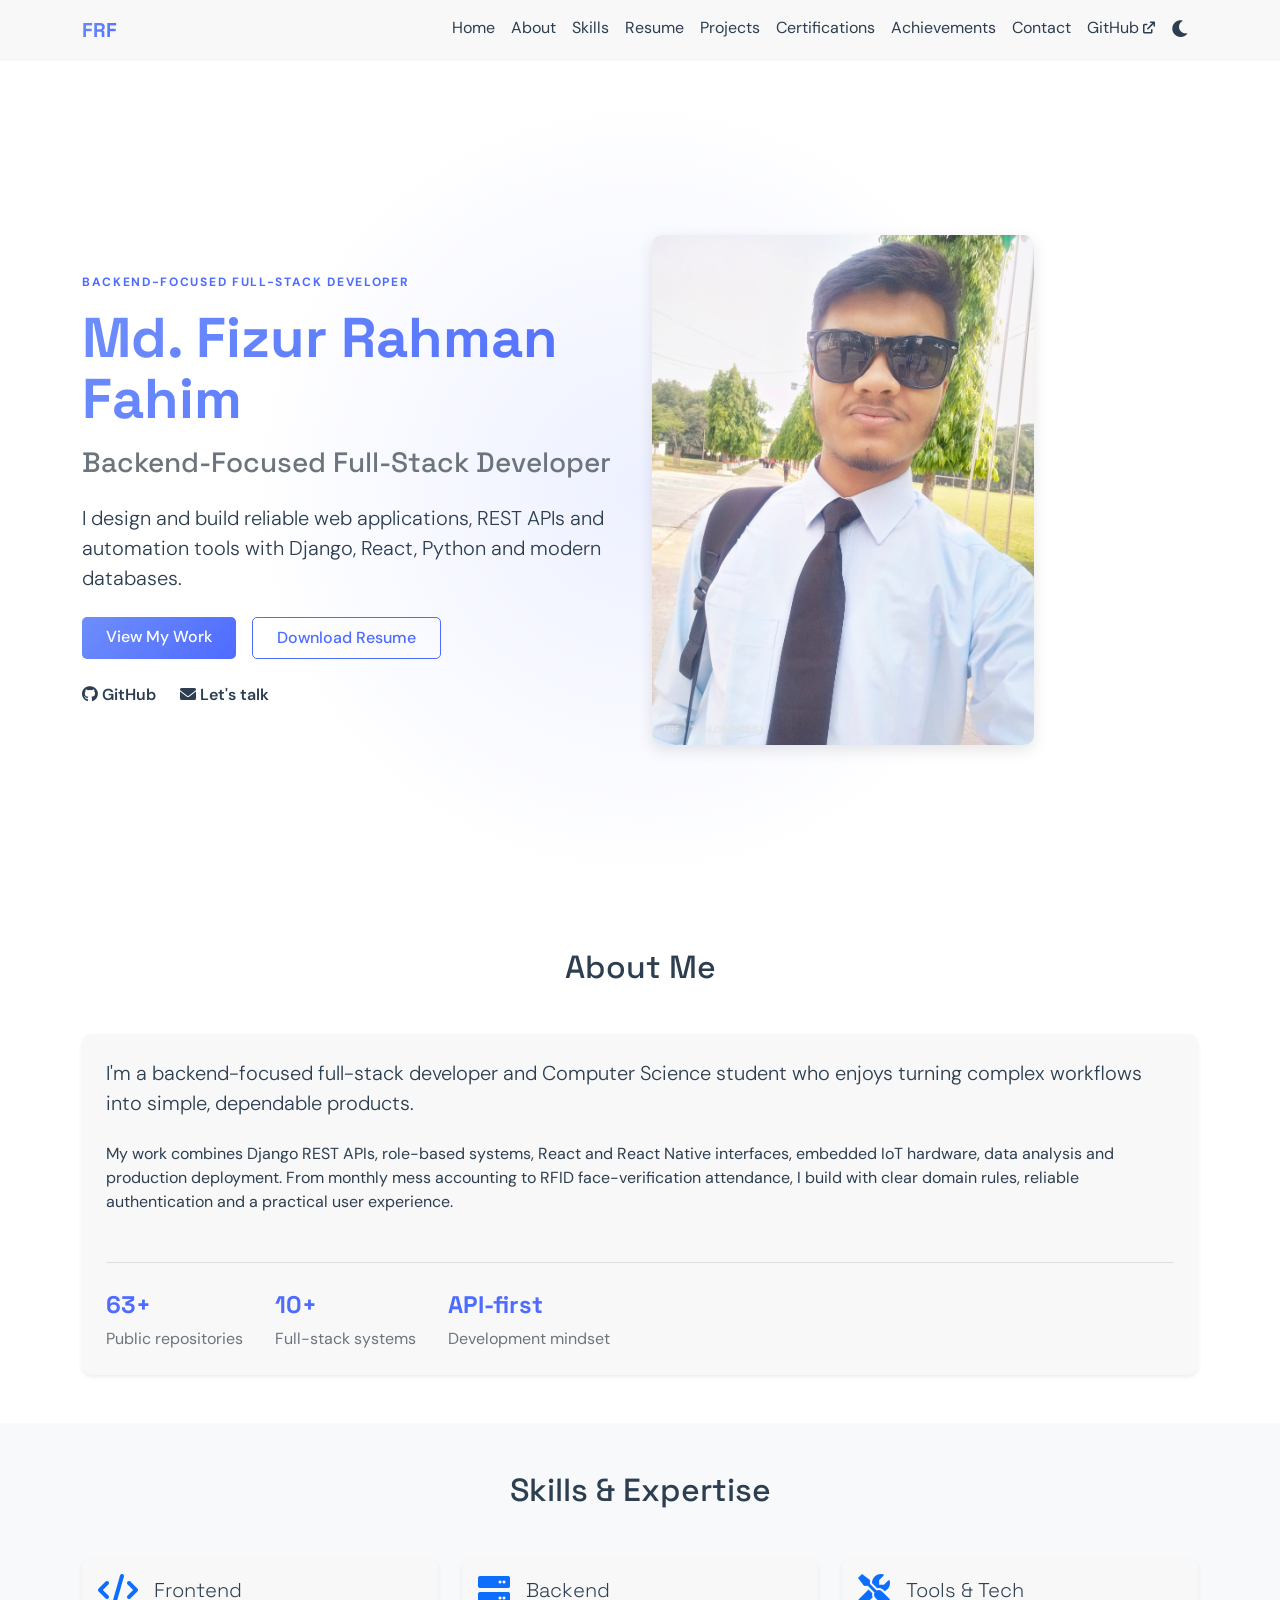
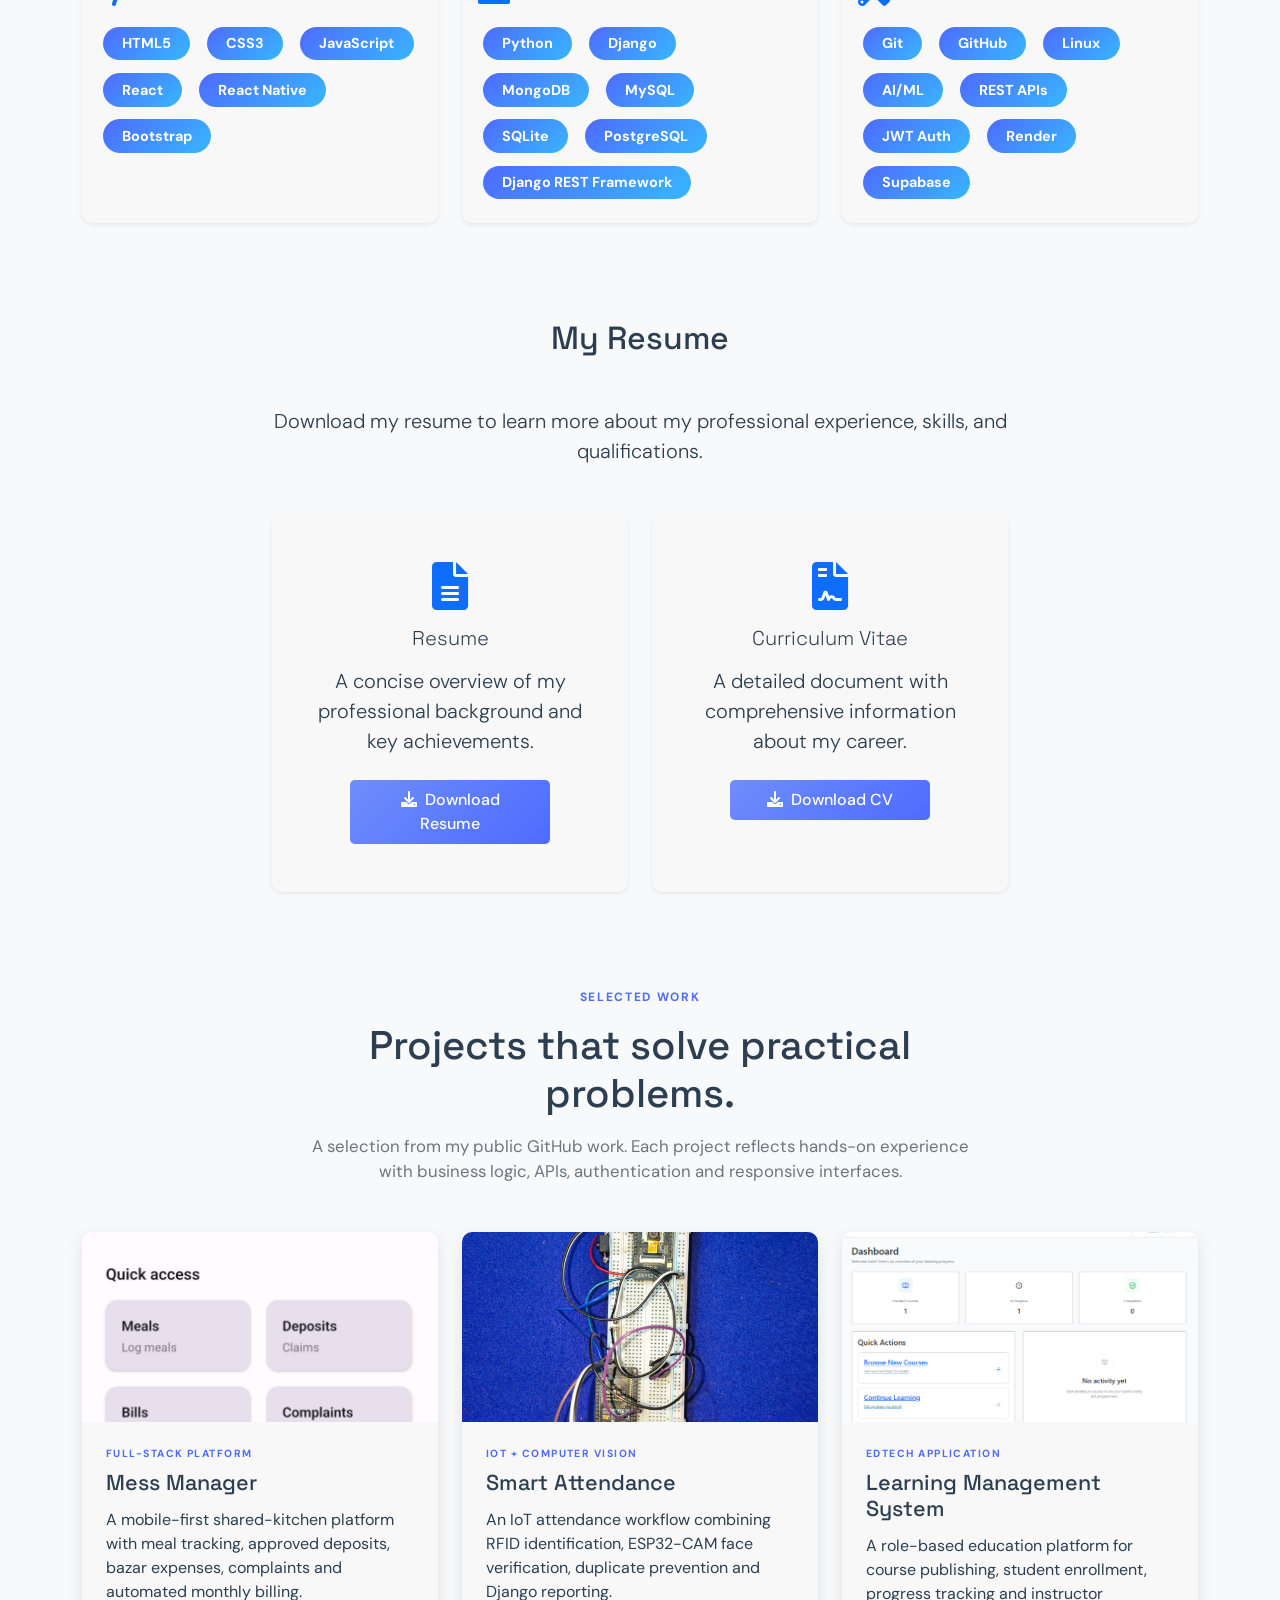
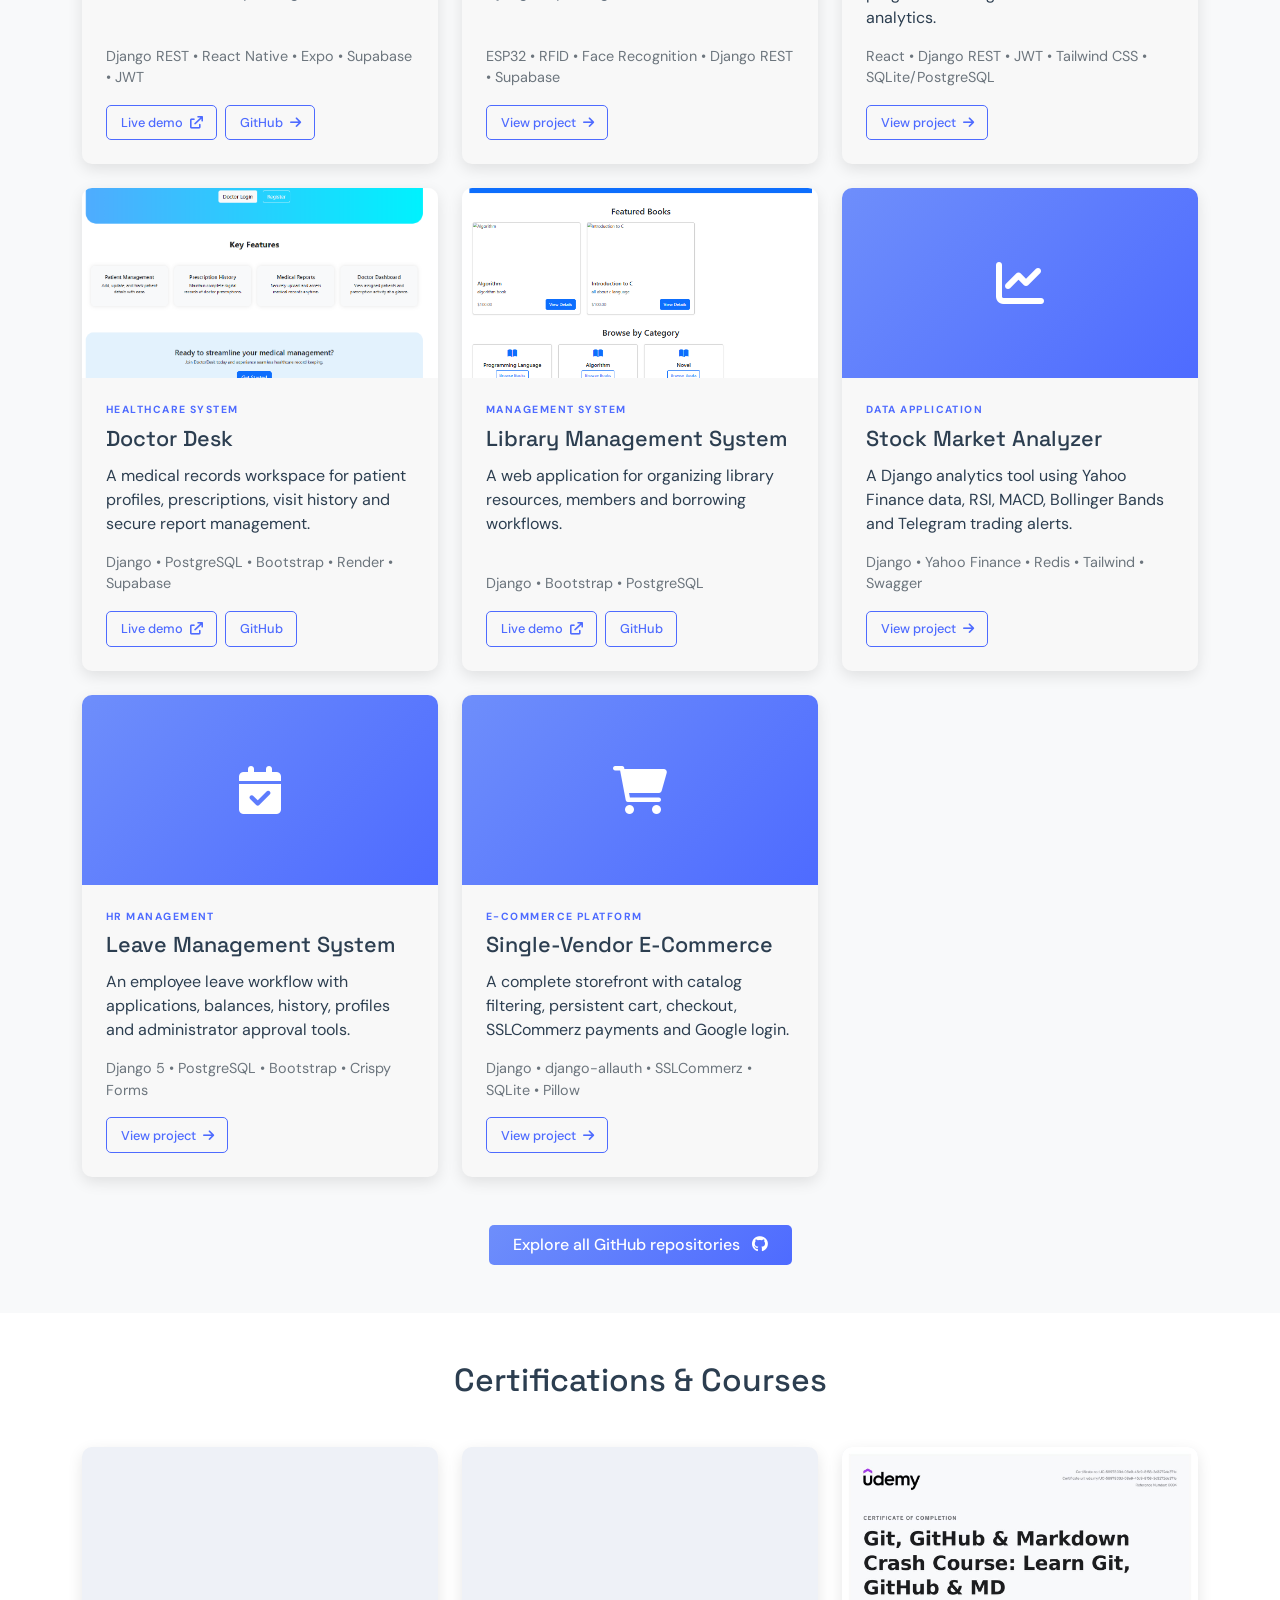
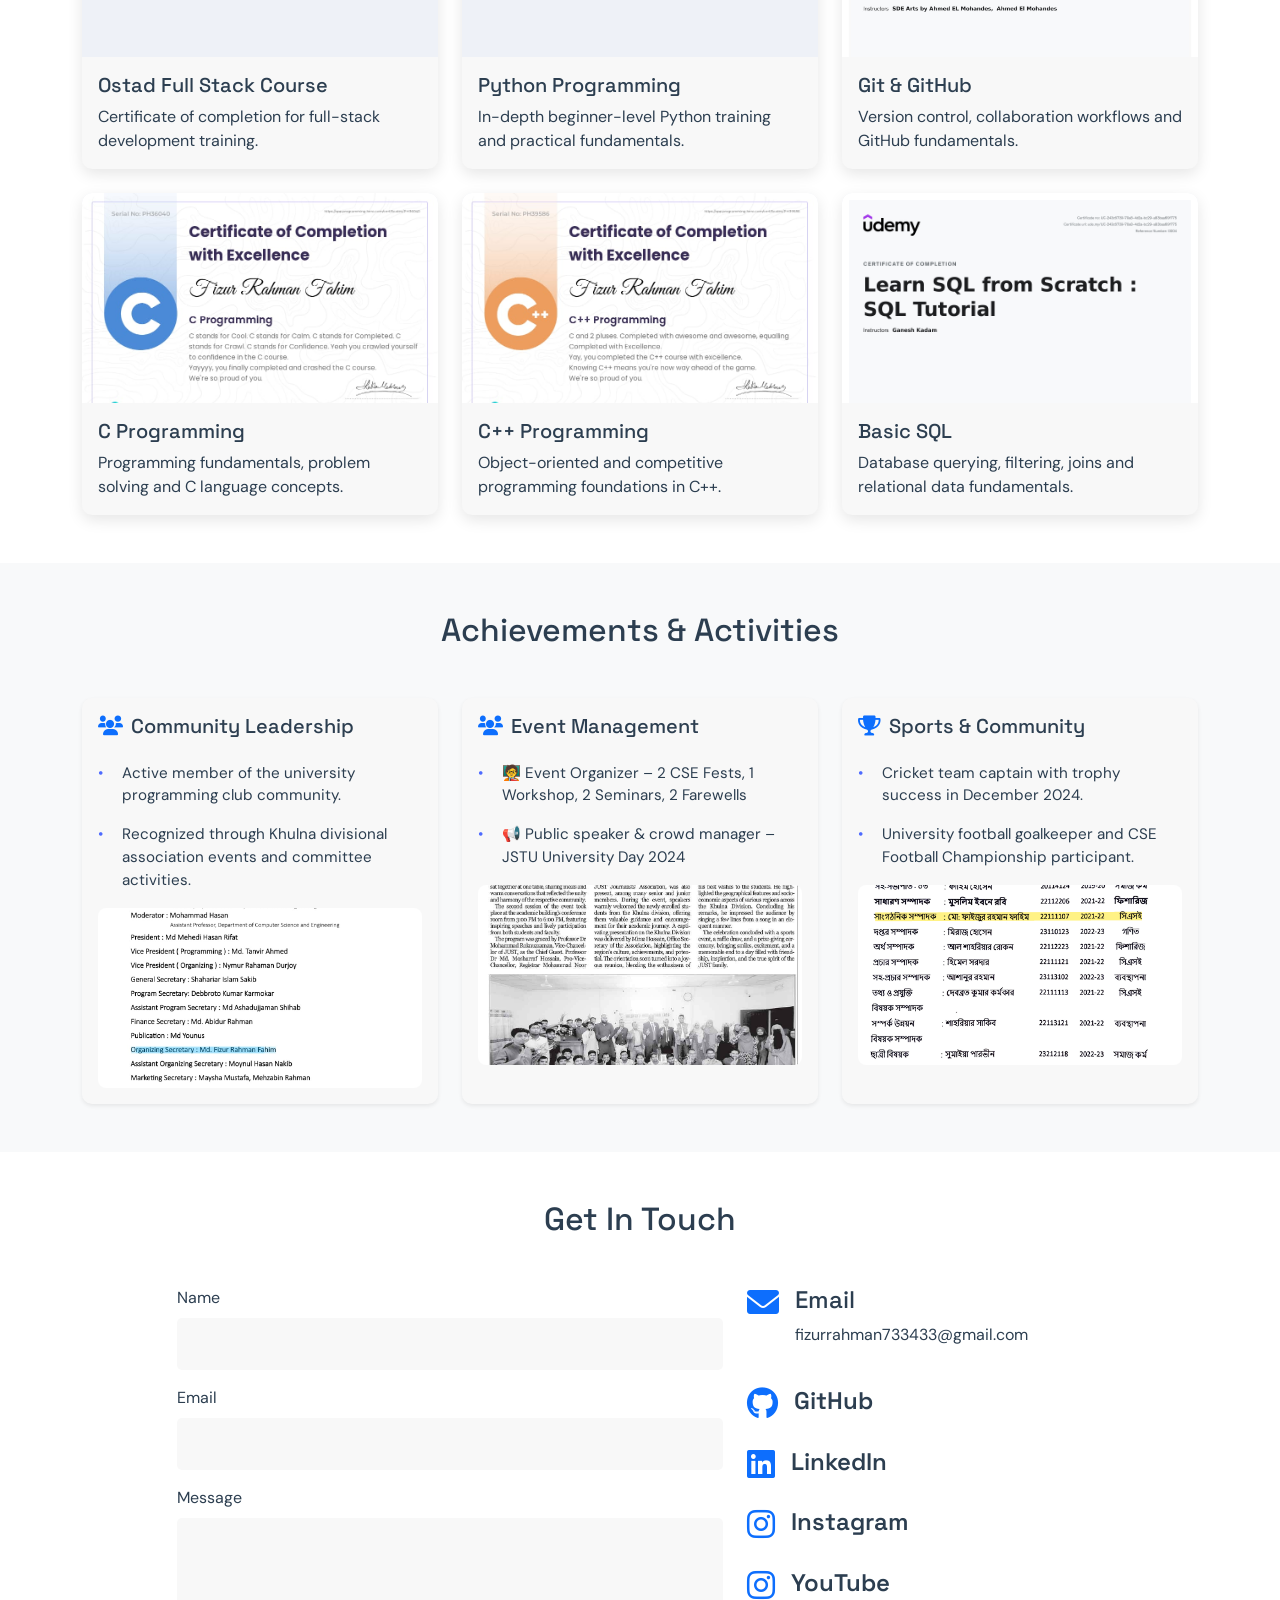
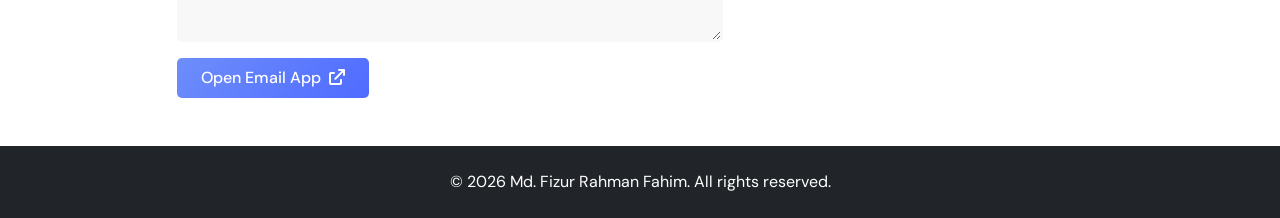
<file: index.html>
<!DOCTYPE html>
<html lang="en">

<head>
    <meta charset="UTF-8">
    <meta name="viewport" content="width=device-width, initial-scale=1.0">
    <title>Md. Fizur Rahman Fahim | Backend-Focused Full-Stack Developer (Django, Python, React)</title>
    <meta name="description" content="Backend-focused full-stack developer building Django REST APIs, React and React Native apps, IoT solutions, and scalable software for real-world problems.">
    <meta name="author" content="Md. Fizur Rahman Fahim">
    <meta name="robots" content="index, follow">
    <link rel="canonical" href="https://fizur-rahman-fahim.github.io/Portfolio/">

    <meta property="og:title" content="Md. Fizur Rahman Fahim | Backend-Focused Full-Stack Developer">
    <meta property="og:description" content="Backend-focused full-stack developer specializing in Django REST APIs, React, React Native, IoT, and practical software solutions.">
    <meta property="og:url" content="https://fizur-rahman-fahim.github.io/Portfolio/">
    <meta property="og:type" content="website">
    <meta property="og:image" content="https://fizur-rahman-fahim.github.io/Portfolio/assets/profile/IMG20240512083233.jpg">
    <meta property="og:image:alt" content="Md. Fizur Rahman Fahim, backend-focused full-stack developer">
    <meta property="og:locale" content="en_US">

    <meta name="twitter:card" content="summary_large_image">
    <meta name="twitter:title" content="Md. Fizur Rahman Fahim | Backend-Focused Full-Stack Developer">
    <meta name="twitter:description" content="Django, Python, React, REST APIs and IoT solutions by backend-focused full-stack developer Md. Fizur Rahman Fahim.">
    <meta name="twitter:url" content="https://fizur-rahman-fahim.github.io/Portfolio/">
    <meta name="twitter:image" content="https://fizur-rahman-fahim.github.io/Portfolio/assets/profile/IMG20240512083233.jpg">
    <meta name="twitter:image:alt" content="Md. Fizur Rahman Fahim, backend-focused full-stack developer">


    <script type="application/ld+json">
    {
        "@context": "https://schema.org",
        "@type": "ProfilePage",
        "mainEntity": {
            "@type": "Person",
            "name": "Md. Fizur Rahman Fahim",
            "url": "https://fizur-rahman-fahim.github.io/Portfolio/",
            "image": "https://fizur-rahman-fahim.github.io/Portfolio/assets/profile/IMG20240512083233.jpg",
            "jobTitle": "Backend-Focused Full-Stack Developer",
            "description": "Backend-focused full-stack developer building Django REST APIs, React applications, IoT solutions and practical software.",
            "email": "fizurrahman733433@gmail.com",
            "sameAs": [
            "https://github.com/Fizur-Rahman-Fahim",
            "https://www.instagram.com/fizurrahmanfahim"
            ],
            "knowsAbout": [
            "Python",
            "C",
            "C++",
            "JavaScript",
            "HTML",
            "CSS",
            "Bootstrap",
            "Django",
            "Django REST Framework",
            "React",
            "React Native",
            "PostgreSQL",
            "MySQL",
            "SQLite",
            "REST APIs",
            "IoT",
            "Machine Learning"
            ]
        }
    }
    </script>


    <link rel="preconnect" href="https://fonts.googleapis.com">
    <link rel="preconnect" href="https://fonts.gstatic.com" crossorigin>
    <link rel="preconnect" href="https://cdn.jsdelivr.net" crossorigin>
    <link rel="preconnect" href="https://cdnjs.cloudflare.com" crossorigin>
    <link rel="preconnect" href="https://unpkg.com" crossorigin>
    <link href="https://fonts.googleapis.com/css2?family=DM+Sans:wght@400;500;600;700&family=Space+Grotesk:wght@500;600;700&display=swap"
        rel="stylesheet">
    <!--  Favicon  -->
    <link rel="icon" type="image/png" href="assets/profile/favocon_image.png">

    <!-- Bootstrap CSS -->
    <link href="https://cdn.jsdelivr.net/npm/bootstrap@5.3.0/dist/css/bootstrap.min.css" rel="stylesheet">
    <!-- Custom CSS -->
    <link rel="stylesheet" href="css/style.css">
    <!-- Font Awesome -->
    <link rel="stylesheet" href="https://cdnjs.cloudflare.com/ajax/libs/font-awesome/6.0.0/css/all.min.css">
    <!-- AOS Animation -->
    <link href="https://unpkg.com/aos@2.3.1/dist/aos.css" rel="stylesheet">
</head>

<body>
    <!-- Navigation -->
    <header>
        <nav class="navbar navbar-expand-lg navbar-light fixed-top bg-white shadow-sm" aria-label="Primary navigation">
        <div class="container">
            <a class="navbar-brand fw-bold" href="#home" aria-label="Md. Fizur Rahman Fahim portfolio home">FRF</a>
            <button class="navbar-toggler" type="button" data-bs-toggle="collapse" data-bs-target="#navbarNav" aria-controls="navbarNav" aria-expanded="false" aria-label="Toggle navigation">
                <span class="navbar-toggler-icon"></span>
            </button>
            <div class="collapse navbar-collapse" id="navbarNav">
                <ul class="navbar-nav ms-auto">

                    <li class="nav-item">
                        <a class="nav-link" href="#home">Home</a>
                    </li>
                    <li class="nav-item">
                        <a class="nav-link" href="#about">About</a>
                    </li>
                    <li class="nav-item">
                        <a class="nav-link" href="#skills">Skills</a>
                    </li>
                    <li class="nav-item">
                        <a class="nav-link" href="#resume">Resume</a>
                    </li>
                    <li class="nav-item">
                        <a class="nav-link" href="#projects">Projects</a>
                    </li>
                    <li class="nav-item">
                        <a class="nav-link" href="#certifications">Certifications</a>
                    </li>
                    <li class="nav-item">
                        <a class="nav-link" href="#achievements">Achievements</a>
                    </li>
                    <li class="nav-item">
                        <a class="nav-link" href="#contact">Contact</a>
                    </li>
                    <li class="nav-item">
                        <a class="nav-link" href="https://github.com/Fizur-Rahman-Fahim" target="_blank"
                            rel="noopener noreferrer" aria-label="Visit Md. Fizur Rahman Fahim's GitHub profile">GitHub <i class="fas fa-arrow-up-right-from-square fa-xs"></i></a>
                    </li>
                    <li class="nav-item">
                        <button class="btn nav-link" id="darkModeToggle" type="button" aria-label="Toggle dark mode" aria-pressed="false">
                            <i class="fas fa-moon"></i>
                        </button>
                    </li>
                </ul>
            </div>
        </div>
        </nav>
    </header>

    <main>
    <!-- Hero Section -->
    <section id="home" class="hero min-vh-100 d-flex align-items-center">
        <div class="container">
            <div class="row align-items-center ">
                <div class="col-lg-6" data-aos="fade-right">
                    <p class="eyebrow mb-3">BACKEND-FOCUSED FULL-STACK DEVELOPER</p>
                    <h1 class="display-4 fw-bold mb-3">Md. Fizur Rahman Fahim</h1>
                    <h2 class="h3 mb-4">Backend-Focused Full-Stack Developer</h2>
                    <p class="lead mb-4">I design and build reliable web applications, REST APIs and automation tools
                        with Django, React, Python and modern databases.</p>
                    <div class="d-flex gap-3 mb-4 m">
                        <a href="#projects" class="btn btn-primary">View My Work</a>
                        <a href="assets/pdf/Fahim_CV_Latest.pdf" class="btn btn-outline-primary" download aria-label="Download Md. Fizur Rahman Fahim's latest resume">Download Resume</a>
                    </div>
                    <div class="hero-links">
                        <a href="https://github.com/Fizur-Rahman-Fahim" target="_blank" rel="noopener noreferrer" aria-label="Visit Md. Fizur Rahman Fahim on GitHub">
                            <i class="fab fa-github"></i> GitHub
                        </a>
                        <a href="mailto:fizurrahman733433@gmail.com">
                            <i class="fas fa-envelope"></i> Let's talk
                        </a>
                    </div>
                </div>
                <div class="col-lg-6 m" data-aos="fade-left">
                    <!-- Add your professional image here -->
                    <img src="assets/profile/IMG20240512083233.jpg" alt="Md. Fizur Rahman Fahim, backend-focused full-stack Python and Django developer"
                        class="img-fluid about-img" width="3468" height="4624" fetchpriority="high" loading="eager" decoding="async">
                </div>
            </div>
        </div>
    </section>

    <!-- About Section -->
    <section id="about" class="py-5">
        <div class="container">
            <h2 class="text-center mb-5" data-aos="fade-up">About Me</h2>
            <div class="row">
                <div class="col-lg-12" data-aos="fade-up">
                    <div class="card border-0 shadow-sm p-4">
                        <p class="lead mb-4">I'm a backend-focused full-stack developer and Computer Science student
                            who enjoys turning complex workflows into simple, dependable products.</p>
                        <p>My work combines Django REST APIs, role-based systems, React and React Native interfaces,
                            embedded IoT hardware, data analysis and production deployment. From monthly mess
                            accounting to RFID face-verification attendance, I build with clear domain rules,
                            reliable authentication and a practical user experience.</p>
                        <div class="about-highlights">
                            <div><strong>63+</strong><span>Public repositories</span></div>
                            <div><strong>10+</strong><span>Full-stack systems</span></div>
                            <div><strong>API-first</strong><span>Development mindset</span></div>
                        </div>
                    </div>
                </div>
            </div>
        </div>
    </section>

    <!-- Skills Section -->
    <section id="skills" class="py-5 bg-light">
        <div class="container">
            <h2 class="text-center mb-5" data-aos="fade-up">Skills & Expertise</h2>
            <div class="row g-4">
                <!-- Frontend -->
                <div class="col-md-4" data-aos="fade-up">
                    <div class="card border-0 shadow-sm h-100">
                        <div class="card-body">
                            <div class="d-flex align-items-center mb-3">
                                <i class="fas fa-code text-primary fa-2x me-3"></i>
                                <h3 class="lead mb-0">Frontend</h3>
                            </div>
                            <div class="skill-tags">
                                <span class="badge rounded-pill bg-primary mb-2 me-2">HTML5</span>
                                <span class="badge rounded-pill bg-primary mb-2 me-2">CSS3</span>
                                <span class="badge rounded-pill bg-primary mb-2 me-2">JavaScript</span>
                                <span class="badge rounded-pill bg-primary mb-2 me-2">React</span>
                                <span class="badge rounded-pill bg-primary mb-2 me-2">React Native</span>
                                <span class="badge rounded-pill bg-primary mb-2 me-2">Bootstrap</span>
                            </div>
                        </div>
                    </div>
                </div>
                <!-- Backend -->
                <div class="col-md-4" data-aos="fade-up" data-aos-delay="100">
                    <div class="card border-0 shadow-sm h-100">
                        <div class="card-body">
                            <div class="d-flex align-items-center mb-3">
                                <i class="fas fa-server text-primary fa-2x me-3"></i>
                                <h3 class="lead mb-0">Backend</h3>
                            </div>
                            <div class="skill-tags">
                                <span class="badge rounded-pill bg-primary mb-2 me-2">Python</span>
                                <span class="badge rounded-pill bg-primary mb-2 me-2">Django</span>
                                <span class="badge rounded-pill bg-primary mb-2 me-2">MongoDB</span>
                                <span class="badge rounded-pill bg-primary mb-2 me-2">MySQL</span>
                                <span class="badge rounded-pill bg-primary mb-2 me-2">SQLite</span>
                                <span class="badge rounded-pill bg-primary mb-2 me-2">PostgreSQL</span>
                                <span class="badge rounded-pill bg-primary mb-2 me-2">Django REST Framework</span>
                            </div>
                        </div>
                    </div>
                </div>


                <!-- Tools & Technologies -->
                <div class="col-md-4" data-aos="fade-up" data-aos-delay="200">
                    <div class="card border-0 shadow-sm h-100">
                        <div class="card-body">
                            <div class="d-flex align-items-center mb-3">
                                <i class="fas fa-tools text-primary fa-2x me-3"></i>
                                <h3 class="lead mb-0">Tools & Tech</h3>
                            </div>
                            <div class="skill-tags">
                                <span class="badge rounded-pill bg-primary mb-2 me-2">Git</span>
                                <span class="badge rounded-pill bg-primary mb-2 me-2">GitHub</span>
                                <span class="badge rounded-pill bg-primary mb-2 me-2">Linux</span>
                                <span class="badge rounded-pill bg-primary mb-2 me-2">AI/ML</span>
                                <span class="badge rounded-pill bg-primary mb-2 me-2">REST APIs</span>
                                <span class="badge rounded-pill bg-primary mb-2 me-2">JWT Auth</span>
                                <span class="badge rounded-pill bg-primary mb-2 me-2">Render</span>
                                <span class="badge rounded-pill bg-primary mb-2 me-2">Supabase</span>
                            </div>
                        </div>
                    </div>
                </div>
            </div>
        </div>
    </section>

    <!-- Resume Section -->
    <section id="resume" class="py-5 bg-light">
        <div class="container">
            <h2 class="text-center mb-5" data-aos="fade-up">My Resume</h2>
            <div class="row justify-content-center">
                <div class="col-md-8 text-center">
                    <p class="lead mb-5">Download my resume to learn more about my professional experience, skills, and
                        qualifications.</p>
                    <div class="row g-4 justify-content-center">
                        <div class="col-md-6" data-aos="fade-right">
                            <div class="card h-100 border-0 shadow-sm">
                                <div class="card-body">
                                    <i class="fas fa-file-alt fa-3x text-primary mb-3"></i>
                                    <h3 class="lead mb-3">Resume</h3>
                                    <p class="lead mb-4">A concise overview of my professional background and key
                                        achievements.</p>
                                    <a href="assets/pdf/Fahim_CV_Latest.pdf" class="btn btn-primary" download aria-label="Download Md. Fizur Rahman Fahim's resume PDF">
                                        <i class="fas fa-download me-2"></i>Download Resume
                                    </a>
                                </div>
                            </div>
                        </div>
                        <div class="col-md-6" data-aos="fade-left">
                            <div class="card h-100 border-0 shadow-sm">
                                <div class="card-body">
                                    <i class="fas fa-file-contract fa-3x text-primary mb-3"></i>
                                    <h3 class="lead h4 mb-3">Curriculum Vitae</h3>
                                    <p class="lead mb-4">A detailed document with comprehensive information about my
                                        career.
                                    </p>
                                    <a href="assets/pdf/CV.pdf" class="btn btn-primary" download aria-label="Download Md. Fizur Rahman Fahim's curriculum vitae PDF">
                                        <i class="fas fa-download me-2"></i>Download CV
                                    </a>
                                </div>
                            </div>
                        </div>
                    </div>
                </div>
            </div>
        </div>
    </section>

    <!-- Projects Section -->
    <section id="projects" class="py-5 bg-light">
        <div class="container">
            <div class="section-heading" data-aos="fade-up">
                <p class="eyebrow">SELECTED WORK</p>
                <h2 class="mb-3">Projects that solve practical problems.</h2>
                <p class="section-intro">A selection from my public GitHub work. Each project reflects hands-on
                    experience with business logic, APIs, authentication and responsive interfaces.</p>
            </div>
            <div class="row g-4">
                <div class="col-md-6 col-lg-4" data-aos="fade-up">
                    <article class="card project-card h-100">
                        <img src="assets/Projects/mess-manager/docs/screenshots/02-dashboard.jpeg"
                            class="project-preview" alt="Mess Manager Django REST and React Native dashboard for meal tracking and monthly billing" loading="lazy" decoding="async">
                        <div class="card-body">
                            <span class="project-type">FULL-STACK PLATFORM</span>
                            <h3 class="card-title h5">Mess Manager</h3>
                            <p class="card-text">A mobile-first shared-kitchen platform with meal tracking, approved
                                deposits, bazar expenses, complaints and automated monthly billing.</p>
                            <p class="tech-stack">Django REST • React Native • Expo • Supabase • JWT</p>
                            <div class="d-flex gap-2">
                                <a href="https://mess-manager-api-bio8.onrender.com/" target="_blank"
                                    rel="noopener noreferrer" aria-label="Open the Mess Manager live demo" class="btn btn-outline-primary btn-sm">Live demo <i
                                        class="fas fa-arrow-up-right-from-square ms-1"></i></a>
                                <a href="https://github.com/Fizur-Rahman-Fahim/mess-manager" target="_blank"
                                    rel="noopener noreferrer" aria-label="View the Mess Manager GitHub repository" class="btn btn-outline-primary btn-sm">GitHub
                                    <i class="fas fa-arrow-right ms-1"></i></a>
                            </div>
                        </div>
                    </article>
                </div>
                <div class="col-md-6 col-lg-4" data-aos="fade-up" data-aos-delay="100">
                    <article class="card project-card h-100">
                        <img src="assets/Projects/smart_attendance/docx/image/WhatsApp Image 2026-11-21 at 10.53.23 AM.jpeg"
                            class="project-preview" alt="Smart Attendance IoT hardware prototype with ESP32-CAM and RFID identification" loading="lazy" decoding="async">
                        <div class="card-body">
                            <span class="project-type">IOT + COMPUTER VISION</span>
                            <h3 class="card-title h5">Smart Attendance</h3>
                            <p class="card-text">An IoT attendance workflow combining RFID identification, ESP32-CAM
                                face verification, duplicate prevention and Django reporting.</p>
                            <p class="tech-stack">ESP32 • RFID • Face Recognition • Django REST • Supabase</p>
                            <div class="d-flex gap-2">
                                <a href="https://github.com/Fizur-Rahman-Fahim/Smart-Attendance" target="_blank"
                                    rel="noopener noreferrer" aria-label="View the Smart Attendance GitHub project" class="btn btn-outline-primary btn-sm">View project <i
                                        class="fas fa-arrow-right ms-1"></i></a>
                            </div>
                        </div>
                    </article>
                </div>
                <div class="col-md-6 col-lg-4" data-aos="fade-up" data-aos-delay="100">
                    <article class="card project-card h-100">
                        <img src="assets/Projects/LMS/Documents/Screenshorts/Dashboard.png"
                            class="project-preview" alt="Learning Management System React and Django dashboard for courses, enrollment, and analytics" loading="lazy" decoding="async">
                        <div class="card-body">
                            <span class="project-type">EDTECH APPLICATION</span>
                            <h3 class="card-title h5">Learning Management System</h3>
                            <p class="card-text">A role-based education platform for course publishing, student
                                enrollment, progress tracking and instructor analytics.</p>
                            <p class="tech-stack">React • Django REST • JWT • Tailwind CSS • SQLite/PostgreSQL</p>
                            <div class="d-flex gap-2">
                                <a href="https://github.com/Fizur-Rahman-Fahim/LMS" target="_blank"
                                    rel="noopener noreferrer" aria-label="View the Learning Management System GitHub project" class="btn btn-outline-primary btn-sm">View project <i
                                        class="fas fa-arrow-right ms-1"></i></a>
                            </div>
                        </div>
                    </article>
                </div>
                <div class="col-md-6 col-lg-4" data-aos="fade-up" data-aos-delay="100">
                    <article class="card project-card h-100">
                        <img src="assets/Projects/doctor_desk/images/Dashboard.png"
                            class="project-preview" alt="Doctor Desk Django healthcare dashboard for patient records and prescriptions" loading="lazy" decoding="async">
                        <div class="card-body">
                            <span class="project-type">HEALTHCARE SYSTEM</span>
                            <h3 class="card-title h5">Doctor Desk</h3>
                            <p class="card-text">A medical records workspace for patient profiles, prescriptions,
                                visit history and secure report management.</p>
                            <p class="tech-stack">Django • PostgreSQL • Bootstrap • Render • Supabase</p>
                            <div class="d-flex gap-2">
                                <a href="https://doctor-desk-okum.onrender.com" target="_blank"
                                    rel="noopener noreferrer" aria-label="Open the Doctor Desk live demo" class="btn btn-outline-primary btn-sm">Live demo <i
                                        class="fas fa-arrow-up-right-from-square ms-1"></i></a>
                                <a href="https://github.com/Fizur-Rahman-Fahim/Doctor-Desk" target="_blank"
                                    rel="noopener noreferrer" aria-label="View the Doctor Desk GitHub repository" class="btn btn-outline-primary btn-sm">GitHub</a>
                            </div>
                        </div>
                    </article>
                </div>
                <div class="col-md-6 col-lg-4" data-aos="fade-up" data-aos-delay="100">
                    <article class="card project-card h-100">
                        <img src="assets/Projects/Library_Management_System/images/Library_management_System_Dashboard.png"
                            class="project-preview" alt="Library Management System Django dashboard for catalog, members, and borrowing workflows" loading="lazy" decoding="async">
                        <div class="card-body">
                            <span class="project-type">MANAGEMENT SYSTEM</span>
                            <h3 class="card-title h5">Library Management System</h3>
                            <p class="card-text">A web application for organizing library resources, members and
                                borrowing workflows.</p>
                            <p class="tech-stack">Django • Bootstrap • PostgreSQL</p>
                            <div class="d-flex gap-2">
                                <a href="https://library-management-system-nl78.onrender.com/" target="_blank"
                                    rel="noopener noreferrer" aria-label="Open the Library Management System live demo" class="btn btn-outline-primary btn-sm">Live demo <i
                                        class="fas fa-arrow-up-right-from-square ms-1"></i></a>
                                <a href="https://github.com/Fizur-Rahman-Fahim/Library-Management-System"
                                    target="_blank" rel="noopener noreferrer" aria-label="View the Library Management System GitHub repository"
                                    class="btn btn-outline-primary btn-sm">GitHub</a>
                            </div>
                        </div>
                    </article>
                </div>
                <div class="col-md-6 col-lg-4" data-aos="fade-up" data-aos-delay="100">
                    <article class="card project-card h-100">
                        <div class="project-icon project-icon-fallback"><i class="fas fa-chart-line"></i></div>
                        <div class="card-body">
                            <span class="project-type">DATA APPLICATION</span>
                            <h3 class="card-title h5">Stock Market Analyzer</h3>
                            <p class="card-text">A Django analytics tool using Yahoo Finance data, RSI, MACD,
                                Bollinger Bands and Telegram trading alerts.</p>
                            <p class="tech-stack">Django • Yahoo Finance • Redis • Tailwind • Swagger</p>
                            <div class="d-flex gap-2">
                                <a href="https://github.com/Fizur-Rahman-Fahim/Stock_Market_Analyzer" target="_blank"
                                    rel="noopener noreferrer" aria-label="View the Stock Market Analyzer GitHub project" class="btn btn-outline-primary btn-sm">View project <i
                                        class="fas fa-arrow-right ms-1"></i></a>
                            </div>
                        </div>
                    </article>
                </div>
                <div class="col-md-6 col-lg-4" data-aos="fade-up" data-aos-delay="100">
                    <article class="card project-card h-100">
                        <div class="project-icon project-icon-fallback"><i class="fas fa-calendar-check"></i></div>
                        <div class="card-body">
                            <span class="project-type">HR MANAGEMENT</span>
                            <h3 class="card-title h5">Leave Management System</h3>
                            <p class="card-text">An employee leave workflow with applications, balances, history,
                                profiles and administrator approval tools.</p>
                            <p class="tech-stack">Django 5 • PostgreSQL • Bootstrap • Crispy Forms</p>
                            <div class="d-flex gap-2">
                                <a href="https://github.com/Fizur-Rahman-Fahim/Leave-Management-System" target="_blank"
                                    rel="noopener noreferrer" aria-label="View the Leave Management System GitHub project" class="btn btn-outline-primary btn-sm">View project <i
                                        class="fas fa-arrow-right ms-1"></i></a>
                            </div>
                        </div>
                    </article>
                </div>
                <div class="col-md-6 col-lg-4" data-aos="fade-up" data-aos-delay="100">
                    <article class="card project-card h-100">
                        <div class="project-icon project-icon-fallback"><i class="fas fa-cart-shopping"></i></div>
                        <div class="card-body">
                            <span class="project-type">E-COMMERCE PLATFORM</span>
                            <h3 class="card-title h5">Single-Vendor E-Commerce</h3>
                            <p class="card-text">A complete storefront with catalog filtering, persistent cart,
                                checkout, SSLCommerz payments and Google login.</p>
                            <p class="tech-stack">Django • django-allauth • SSLCommerz • SQLite • Pillow</p>
                            <div class="d-flex gap-2">
                                <a href="https://github.com/Fizur-Rahman-Fahim/Single-Vendor-Ecommerce-Project"
                                    target="_blank" rel="noopener noreferrer" aria-label="View the Single-Vendor E-Commerce GitHub project"
                                    class="btn btn-outline-primary btn-sm">View project <i
                                        class="fas fa-arrow-right ms-1"></i></a>
                            </div>
                        </div>
                    </article>
                </div>
            </div>
            <div class="text-center mt-5" data-aos="fade-up">
                <a href="https://github.com/Fizur-Rahman-Fahim?tab=repositories" target="_blank"
                    rel="noopener noreferrer" aria-label="Explore all public GitHub repositories by Md. Fizur Rahman Fahim" class="btn btn-primary">Explore all GitHub repositories <i
                        class="fab fa-github ms-2"></i></a>
            </div>
        </div>
    </section>

    <!-- Certifications Section -->
    <section id="certifications" class="py-5">
        <div class="container">
            <h2 class="text-center mb-5" data-aos="fade-up">Certifications & Courses</h2>
            <div class="row g-4">
                <div class="col-md-4" data-aos="fade-up">
                    <article class="card h-100">
                        <img src="assets/Certificates/Ostad_Certificate_of_Completion.png"
                            class="certificate-preview" alt="Ostad full-stack development course completion certificate" loading="lazy" decoding="async">
                        <div class="card-body">
                            <h3 class="card-title h5">Ostad Full Stack Course</h3>
                            <p class="card-text">Certificate of completion for full-stack development training.</p>
                        </div>
                    </article>
                </div>
                <div class="col-md-4" data-aos="fade-up" data-aos-delay="100">
                    <article class="card h-100">
                        <img src="assets/Certificates/Python_Beginner_in-depth.jpg"
                            class="certificate-preview" alt="Certificate for in-depth beginner Python programming training" loading="lazy" decoding="async">
                        <div class="card-body">
                            <h3 class="card-title h5">Python Programming</h3>
                            <p class="card-text">In-depth beginner-level Python training and practical fundamentals.</p>
                        </div>
                    </article>
                </div>
                <div class="col-md-4" data-aos="fade-up" data-aos-delay="200">
                    <article class="card h-100">
                        <img src="assets/Certificates/Git_Github_Udemy.jpg"
                            class="certificate-preview" alt="Udemy certificate for Git and GitHub version control training" loading="lazy" decoding="async">
                        <div class="card-body">
                            <h3 class="card-title h5">Git & GitHub</h3>
                            <p class="card-text">Version control, collaboration workflows and GitHub fundamentals.</p>
                        </div>
                    </article>
                </div>
                <div class="col-md-4" data-aos="fade-up">
                    <article class="card h-100">
                        <img src="assets/Certificates/C_Proogramming_Hero.jpg"
                            class="certificate-preview" alt="Certificate for C programming fundamentals and problem solving" loading="lazy" decoding="async">
                        <div class="card-body">
                            <h3 class="card-title h5">C Programming</h3>
                            <p class="card-text">Programming fundamentals, problem solving and C language concepts.</p>
                        </div>
                    </article>
                </div>
                <div class="col-md-4" data-aos="fade-up" data-aos-delay="100">
                    <article class="card h-100">
                        <img src="assets/Certificates/C++programming_hero.jpg"
                            class="certificate-preview" alt="Certificate for C++ programming, object-oriented, and problem-solving training" loading="lazy" decoding="async">
                        <div class="card-body">
                            <h3 class="card-title h5">C++ Programming</h3>
                            <p class="card-text">Object-oriented and competitive programming foundations in C++.</p>
                        </div>
                    </article>
                </div>
                <div class="col-md-4" data-aos="fade-up" data-aos-delay="200">
                    <article class="card h-100">
                        <img src="assets/Certificates/Basic_SQL_Ganesh.jpg"
                            class="certificate-preview" alt="Certificate for basic SQL querying and relational database fundamentals" loading="lazy" decoding="async">
                        <div class="card-body">
                            <h3 class="card-title h5">Basic SQL</h3>
                            <p class="card-text">Database querying, filtering, joins and relational data fundamentals.</p>
                        </div>
                    </article>
                </div>
            </div>
        </div>
    </section>

    <!-- Achievements Section -->
    <section id="achievements" class="py-5 bg-light">
        <div class="container">
            <h2 class="text-center mb-5" data-aos="fade-up">Achievements & Activities</h2>
            <div class="row g-4">
                <div class="col-md-4" data-aos="fade-up">
                    <div class="card border-0 shadow-sm h-100">
                        <div class="card-body">
                            <h3 class="h5 mb-4"><i class="fas fa-users text-primary me-2"></i>Community Leadership</h3>
                            <ul class="list-unstyled achievement-list">
                                <li class="mb-3">Active member of the university programming club community.</li>
                                <li class="mb-3">Recognized through Khulna divisional association events and committee activities.</li>
                            </ul>
                            <img src="assets/Achivements/Programming_club_member_list.jpeg"
                                class="achievement-preview" alt="Programming club member list recognizing university community leadership" loading="lazy" decoding="async">
                        </div>
                    </div>
                </div>
                <div class="col-md-4" data-aos="fade-up" data-aos-delay="100">
                    <div class="card border-0 shadow-sm h-100">
                        <div class="card-body">
                            <h3 class="h5 mb-4"><i class="fas fa-users text-primary me-2"></i>Event Management</h3>
                            <ul class="list-unstyled achievement-list">
                                <li class="mb-3">🧑‍🏫 Event Organizer – 2 CSE Fests, 1 Workshop, 2 Seminars, 2
                                    Farewells</li>
                                <li class="mb-3">📢 Public speaker & crowd manager – JSTU University Day 2024</li>
                            </ul>
                            <img src="assets/Achivements/Khulna_divitional_association_news.jpeg"
                                class="achievement-preview" alt="News coverage recognizing Khulna divisional association event activities" loading="lazy" decoding="async">
                        </div>
                    </div>
                </div>
                <div class="col-md-4" data-aos="fade-up" data-aos-delay="200">
                    <div class="card border-0 shadow-sm h-100">
                        <div class="card-body">
                            <h3 class="h5 mb-4"><i class="fas fa-trophy text-primary me-2"></i>Sports & Community</h3>
                            <ul class="list-unstyled achievement-list">
                                <li class="mb-3">Cricket team captain with trophy success in December 2024.</li>
                                <li class="mb-3">University football goalkeeper and CSE Football Championship participant.</li>
                            </ul>
                            <img src="assets/Achivements/Khulna_divitional_association_committee.png"
                                class="achievement-preview" alt="Khulna divisional association committee recognition and community achievement" loading="lazy" decoding="async">
                        </div>
                    </div>
                </div>
            </div>
        </div>
    </section>

    <!-- Contact Section -->
    <section id="contact" class="py-5">
        <div class="container">
            <h2 class="text-center mb-5" data-aos="fade-up">Get In Touch</h2>
            <div class="row justify-content-center">
                <div class="col-md-6" data-aos="fade-up">
                    <form id="contactForm" class="needs-validation" novalidate>
                        <div class="mb-3">
                            <label for="name" class="form-label">Name</label>
                            <input type="text" class="form-control" id="name" required>
                        </div>
                        <div class="mb-3">
                            <label for="email" class="form-label">Email</label>
                            <input type="email" class="form-control" id="email" required>
                        </div>
                        <div class="mb-3">
                            <label for="message" class="form-label">Message</label>
                            <textarea class="form-control" id="message" rows="4" required></textarea>
                        </div>
                        <button type="submit" class="btn btn-primary" aria-label="Open your email app to send a portfolio enquiry">Open Email App <i
                                class="fas fa-arrow-up-right-from-square ms-1"></i></button>
                    </form>
                </div>
                <div class="col-md-4 mt-4 mt-md-0" data-aos="fade-up" data-aos-delay="100">
                    <div class="d-flex mb-4">
                        <i class="fas fa-envelope fa-2x text-primary me-3"></i>
                        <div>
                            <h3 class="h4">Email</h3>
                            <p>fizurrahman733433@gmail.com</p>
                        </div>
                    </div>
                    <div class="d-flex mb-4">
                        <i class="fab fa-github fa-2x text-primary me-3"></i>
                        <div>
                            <a href="https://github.com/Fizur-Rahman-Fahim" target="_blank"
                                rel="noopener noreferrer" aria-label="Visit Md. Fizur Rahman Fahim on GitHub" class="text-decoration-none">
                                <h3 class="platform-name h4">GitHub</h3>
                            </a>
                        </div>
                    </div>
                    <div class="d-flex mb-4">
                        <i class="fab fa-linkedin fa-2x text-primary me-3"></i>
                        <a href="https://www.linkedin.com/in/md-fizur-rahman-fahim-8b446a3b4" target="_blank"
                            rel="noopener noreferrer" aria-label="Visit Md. Fizur Rahman Fahim on LinkedIn" class="text-decoration-none">
                            <h3 class="platform-name h4">LinkedIn</h3>
                        </a>
                    </div>
                    <div class="d-flex mb-4">
                        <i class="fab fa-instagram fa-2x text-primary me-3"></i>
                        <a href="https://www.instagram.com/fizurrahmanfahim?igsh=MXV2M2szZHRuando" target="_blank"
                            rel="noopener noreferrer" aria-label="Visit Md. Fizur Rahman Fahim on Instagram" class="text-decoration-none">
                            <h3 class="platform-name h4">Instagram</h3>
                        </a>
                    </div>
                    <div class="d-flex mb-4">
                        <i class="fab fa-instagram fa-2x text-primary me-3"></i>
                        <a href="https://www.youtube.com/@fizurrahmanfahim" target="_blank"
                            rel="noopener noreferrer" aria-label="Visit Md. Fizur Rahman Fahim on YouTube" class="text-decoration-none">
                            <h3 class="platform-name h4">YouTube</h3>
                        </a>
                    </div>
                    
                </div>
            </div>
        </div>
    </section>
    </main>

    <!-- Footer -->
    <footer class="py-4 bg-dark text-white">
        <div class="container text-center">
            <p class="mb-0">&copy; 2026 Md. Fizur Rahman Fahim. All rights reserved.</p>
        </div>
    </footer>

    <!-- Scripts -->
    <script src="https://cdn.jsdelivr.net/npm/bootstrap@5.3.0/dist/js/bootstrap.bundle.min.js" defer></script>
    <script src="https://unpkg.com/aos@2.3.1/dist/aos.js" defer></script>
    <script src="js/main.js" defer></script>
</body>

</html>
</file>
<file: css/style.css>
/* Global Styles */
:root {
    --primary-color: #4e6bff;
    --secondary-color: #6c757d;
    --background-light: #f8f9fa;
    --text-color: #2c3e50;
    --card-bg: #f8f8f8;
    --body-bg: #ffffff;
    --gradient-1: linear-gradient(135deg, #6e8efb, #4e6bff);
    --gradient-2: linear-gradient(135deg, #4e6bff, #38b6ff);
    --hover-color: #38b6ff;
    --section-bg: #f8f9fa;
    --card-shadow: 0 5px 15px rgba(0, 0, 0, 0.1);
    --highlight-color: #4e6bff;
}

/* Dark Mode Colors */
[data-theme="dark"] {
    --primary-color: #4e6bff;
    --secondary-color: #8b9dc3;
    --background-light: #1a1f24;
    --text-color: #e9ecef;
    --card-bg: #2a2f34;
    --body-bg: #151719;
    --gradient-1: linear-gradient(135deg, #4e6bff, #38b6ff);
    --gradient-2: linear-gradient(135deg, #38b6ff, #6e8efb);
    --hover-color: #38b6ff;
    --section-bg: #1a1f24;
    --card-shadow: 0 5px 15px rgba(0, 0, 0, 0.3);
    --highlight-color: #38b6ff;
}

body {
    font-family: 'DM Sans', sans-serif;
    color: var(--text-color);
    background-color: var(--body-bg);
    transition: background-color 0.3s ease, color 0.3s ease;
}

section {
    scroll-margin-top: 76px;
}

.navbar-brand,
.hero h1,
h1,
h2,
h3,
h4,
h5 {
    font-family: 'Space Grotesk', sans-serif;
}

.eyebrow,
.project-type {
    color: var(--primary-color);
    font-size: 0.75rem;
    font-weight: 700;
    letter-spacing: 0.14em;
}

.hero .eyebrow {
    margin-bottom: 0.5rem;
}

.hero h1 {
    max-width: 720px;
    line-height: 1.1;
}

.hero h2 {
    color: var(--secondary-color);
}

.hero-links {
    display: flex;
    gap: 1.5rem;
}

.hero-links a {
    color: var(--text-color);
    font-weight: 600;
    text-decoration: none;
}

.hero-links a:hover {
    color: var(--primary-color);
}

.about-highlights {
    display: flex;
    gap: 2rem;
    margin-top: 2rem;
    padding-top: 1.5rem;
    border-top: 1px solid rgba(108, 117, 125, 0.2);
}

.about-highlights div {
    display: flex;
    flex-direction: column;
    gap: 0.25rem;
}

.about-highlights strong {
    color: var(--primary-color);
    font-family: 'Space Grotesk', sans-serif;
    font-size: 1.5rem;
}

.about-highlights span,
.section-intro {
    color: var(--secondary-color);
}

.section-heading {
    max-width: 680px;
    margin: 0 auto 3rem;
    text-align: center;
}

.section-heading h2 {
    font-size: 2.5rem;
}

.section-intro {
    font-size: 1.05rem;
}

/* Enhanced Global Styles */

/* Enhanced Navbar Styles */
.navbar {
    background: var(--card-bg) !important;
    backdrop-filter: blur(10px);
    -webkit-backdrop-filter: blur(10px);
}

.navbar-brand {
    background: var(--gradient-1);
    -webkit-background-clip: text;
    background-clip: text;
    color: transparent;
    font-weight: 700;
}

.nav-link {
    position: relative;
    color: var(--text-color) !important;
}

.nav-link::after {
    content: '';
    position: absolute;
    width: 0;
    height: 2px;
    bottom: 0;
    left: 0;
    background: var(--gradient-1);
    transition: width 0.3s ease;
}

.nav-link:hover::after {
    width: 100%;
}

/* Hero Section */
.hero {
    padding-top: 80px;
    background: linear-gradient(135deg, #f8f9fa 0%, #e9ecef 100%);
}

.hero h1 {
    font-size: 3.5rem;
    font-weight: 700;
    margin-bottom: 1rem;
}

.hero h2 {
    color: var(--secondary-color);
    font-weight: 500;
}

/* Enhanced Hero Section */
.hero {
    background: var(--body-bg);
    position: relative;
    overflow: hidden;
}

.hero::before {
    content: '';
    position: absolute;
    width: 100%;
    height: 100%;
    background: radial-gradient(circle at 50% 50%, var(--primary-color) 0%, transparent 50%);
    opacity: 0.1;
}

.hero h1 {
    background: var(--gradient-1);
    -webkit-background-clip: text;
    background-clip: text;
    color: transparent;
}


/* About Section */
.about-img {
    width: 70%;
    border-radius: 10px;
    box-shadow: 0 5px 15px rgba(0, 0, 0, 0.1);
}

/* Projects Section */
.card {
    border: none;
    border-radius: 10px;
    box-shadow: 0 5px 15px rgba(0, 0, 0, 0.05);
    transition: transform 0.3s ease;
    color: var(--text-color);
}

.card:hover {
    transform: translateY(-5px);
}

.card-img-top {
    border-radius: 10px 10px 0 0;
    height: 200px;
    object-fit: cover;
}

.project-card {
    border: 1px solid rgba(78, 107, 255, 0.08);
}

.project-icon {
    display: flex;
    align-items: center;
    justify-content: center;
    width: 100%;
    height: 150px;
    background: var(--gradient-1);
    color: #fff;
    font-size: 3rem;
}

.project-preview,
.certificate-preview,
.achievement-preview {
    display: block;
    width: 100%;
    object-fit: cover;
}

.project-preview {
    height: 190px;
}

.project-icon-fallback {
    height: 190px;
}

.certificate-preview {
    height: 210px;
    object-position: top;
    background: #eef1f7;
}

.achievement-preview {
    height: 180px;
    margin-top: 1rem;
    border-radius: 8px;
}

.project-card .card-body {
    display: flex;
    flex-direction: column;
    padding: 1.5rem;
}

.project-card .card-title {
    margin: 0.5rem 0 0.75rem;
    font-size: 1.35rem;
}

.project-card .card-text {
    flex-grow: 1;
}

.project-card .btn {
    padding: 0.45rem 0.85rem;
    font-size: 0.8rem;
}

.project-type {
    font-size: 0.65rem;
}

.tech-stack {
    color: var(--secondary-color);
    font-size: 0.9rem;
}

/* Enhanced Card Styles */
.card {
    background: var(--card-bg);
    border: none;
    box-shadow: var(--card-shadow);
    transition: transform 0.3s ease, box-shadow 0.3s ease;
    position: relative;
    overflow: hidden;
}

.card::before {
    content: '';
    position: absolute;
    top: 0;
    left: 0;
    width: 100%;
    height: 4px;
    background: var(--gradient-1);
    transform: scaleX(0);
    transition: transform 0.3s ease;
}

.card:hover::before {
    transform: scaleX(1);
}

.card:hover {
    transform: translateY(-5px);
    box-shadow: 0 8px 25px rgba(0, 0, 0, 0.2);
}

/* Enhanced Contact platform name */
.platform-name {
    font-weight: 600;
    color: var(--text-color);
    transition: color 0.3s ease;
}

/* Resume Section */
#resume .card {
    padding: 2rem 1rem;
    transition: transform 0.3s ease, box-shadow 0.3s ease;
}

#resume .card:hover {
    transform: translateY(-10px);
    box-shadow: 0 10px 20px rgba(0, 0, 0, 0.1) !important;
}

#resume .fa-3x {
    transition: transform 0.3s ease;
}

#resume .card:hover .fa-3x {
    transform: scale(1.1);
}

#resume .btn {
    width: 100%;
    max-width: 200px;
}

/* Certifications Section */
#certifications .card {
    height: 100%;
}

/* Achievements Section */
.achievement-item {
    margin-bottom: 2rem;
}

/* Enhanced Achievement Cards */
.achievement-list li {
    position: relative;
    padding-left: 2rem;
    margin-bottom: 1.2rem;
    transition: transform 0.3s ease;
}

.achievement-list li:hover {
    transform: translateX(5px);
}

.achievement-list li:before {
    content: "★";
    position: absolute;
    left: 0;
    color: var(--highlight-color);
    animation: sparkle 1.5s infinite;
}

@keyframes sparkle {
    0% {
        transform: scale(1);
        opacity: 1;
    }

    50% {
        transform: scale(1.2);
        opacity: 0.8;
    }

    100% {
        transform: scale(1);
        opacity: 1;
    }
}

/* Contact Section */
.form-control {
    border-radius: 5px;
    border: 1px solid #dee2e6;
    padding: 0.75rem;
}

/* Enhanced Form Styles */
.form-control {
    background: var(--card-bg);
    border: 2px solid transparent;
    color: var(--text-color);
    transition: all 0.3s ease;
}

.form-control:focus {
    background: var(--card-bg);
    border-color: var(--primary-color);
    box-shadow: 0 0 0 0.2rem rgba(78, 107, 255, 0.15);
    color: var(--text-color);
}

/* Buttons */
.btn {
    padding: 0.5rem 1.5rem;
    border-radius: 5px;
    font-weight: 500;
    transition: all 0.3s ease;
}

.btn-primary {
    background: var(--gradient-1);
    border: none;
    position: relative;
    z-index: 1;
    overflow: hidden;
}

.btn-primary::before {
    content: '';
    position: absolute;
    top: 0;
    left: 0;
    width: 100%;
    height: 100%;
    background: var(--gradient-2);
    opacity: 0;
    z-index: -1;
    transition: opacity 0.3s ease;
}

.btn-primary:hover::before {
    opacity: 1;
}

.btn-primary:hover {
    background-color: #0056b3;
    transform: translateY(-2px);
}

.btn-outline-primary {
    border-color: var(--primary-color);
    color: var(--primary-color);
}

.btn-outline-primary:hover {
    background-color: var(--primary-color);
    transform: translateY(-2px);
}

/* Animation Classes */
.fade-up {
    opacity: 0;
    transform: translateY(20px);
    transition: all 0.5s ease;
}

.fade-up.active {
    opacity: 1;
    transform: translateY(0);
}

/* Responsive Design */
@media (max-width: 768px) {
    .hero h1 {
        font-size: 2.5rem;
    }

    .hero h2 {
        font-size: 1.2rem;
    }

    .hero {
        padding-top: 110px;
        padding-bottom: 3rem;
    }

    .about-highlights {
        gap: 1rem;
        flex-wrap: wrap;
    }

    .section-heading h2 {
        font-size: 2rem;
    }

    section {
        padding: 4rem 0;
    }
}

/* Footer */
footer {
    background-color: var(--text-color);
    color: white;
    padding: 2rem 0;
}

/* Custom Animations */
@keyframes fadeIn {
    from {
        opacity: 0;
        transform: translateY(20px);
    }

    to {
        opacity: 1;
        transform: translateY(0);
    }
}

.animate-fade-in {
    animation: fadeIn 1s ease-out;
}

/* Skills Section */
.skill-tags .badge {
    font-size: 0.9rem;
    padding: 0.5rem 1rem;
}

/* Enhanced Skill Tags */
.skill-tags .badge {
    background: var(--gradient-2) !important;
    border: none;
    padding: 0.6rem 1.2rem;
    margin: 0.3rem;
    transition: transform 0.3s ease, box-shadow 0.3s ease;
}

.skill-tags .badge:hover {
    transform: translateY(-2px);
    box-shadow: 0 5px 15px rgba(0, 0, 0, 0.2);
}

/* Dark Mode Toggle */
#darkModeToggle {
    background: none;
    border: none;
    padding: 0.5rem;
    font-size: 1.2rem;
    cursor: pointer;
    transition: color 0.3s ease;
}

[data-theme="dark"] #darkModeToggle .fa-moon {
    color: #ffc107;
}

/* Card Styles for Dark Mode */
[data-theme="dark"] .card {
    background-color: var(--card-bg);
    border-color: #343a40;
}

[data-theme="dark"] .bg-light {
    background-color: var(--background-light) !important;
}

[data-theme="dark"] .navbar {
    background-color: var(--card-bg) !important;
}

/* Achievement List Styles */
.achievement-list li {
    position: relative;
    padding-left: 1.5rem;
    margin-bottom: 1rem;
    font-size: 0.95rem;
}

.achievement-list li:before {
    content: "•";
    position: absolute;
    left: 0;
    color: var(--primary-color);
}
</file>
